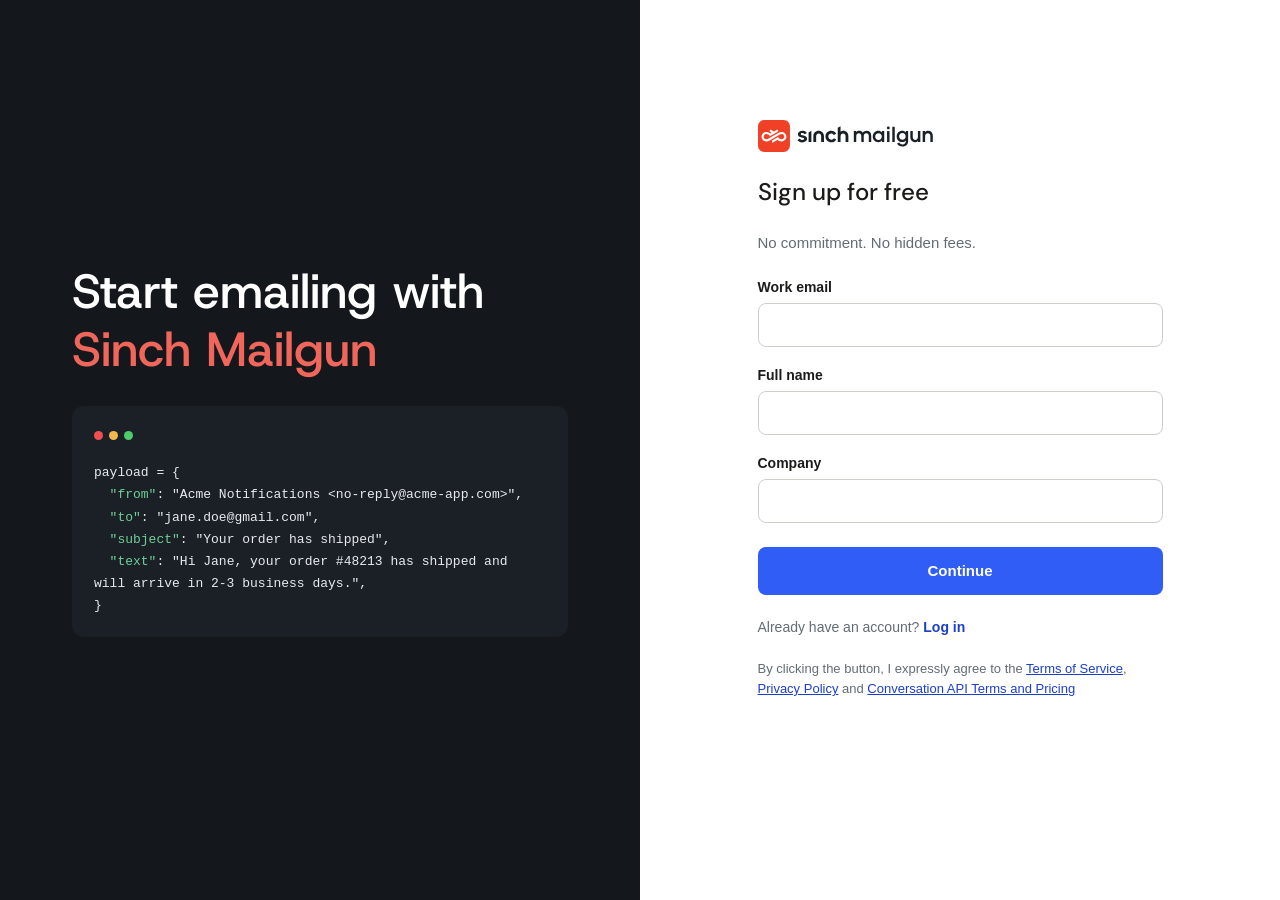
<file: signup-flow-v1.html>
<!DOCTYPE html>
<html lang="en">
<head>
<meta charset="UTF-8">
<meta name="robots" content="noindex, nofollow, noarchive">
<meta name="viewport" content="width=device-width, initial-scale=1.0">
<title>Sign up</title>
<link rel="preconnect" href="https://fonts.googleapis.com">
<link rel="preconnect" href="https://fonts.gstatic.com" crossorigin>
<link href="https://fonts.googleapis.com/css2?family=Host+Grotesk:wght@400;500;600;700&family=DM+Sans:wght@400;500;600;700&display=swap" rel="stylesheet">
<style>
  :root{
    --bg:#f6f5f2;
    --card:#ffffff;
    --border:#e4e2dc;
    --border-strong:#cfcdc5;
    --text:#1c1b19;
    --text-muted:#626C73;
    --accent:#2f5df5;
    --accent-bg:#eaf0ff;
    --accent-text:#1c3fc9;
    --radius:10px;
  }
  *{box-sizing:border-box;}
  body{
    margin:0;
    color:var(--text);
    font-family: -apple-system, BlinkMacSystemFont, "Segoe UI", Helvetica, Arial, sans-serif;
  }
  .page{display:flex;min-height:100vh;}
  .page.full-width .left-col{display:none;}
  .page-footer{
    display:none;
    position:fixed;
    bottom:32px;
    left:0;
    width:100%;
    text-align:center;
    font-size:13px;
    color:#272F36;
  }
  .page.full-width .page-footer{display:block;}
  .page-footer a{color:var(--accent-text);text-decoration:none;font-weight:600;}
  .page-footer a:hover{text-decoration:underline;}
  .left-col{
    width:50%;
    background:#14181C;
    color:#fff;
    display:flex;
    flex-direction:column;
    justify-content:center;
    padding:72px;
    font-family:"Host Grotesk", -apple-system, BlinkMacSystemFont, "Segoe UI", Helvetica, Arial, sans-serif;
  }
  .left-col h2{font-size:48px;font-weight:500;line-height:1.2;margin:0 0 28px;}
  .left-col h2 .brand{color:#F0665A;}
  .code-card{
    background:#1B2027;
    border-radius:12px;
    padding:20px 22px;
    font-family:"SFMono-Regular", Consolas, "Liberation Mono", Menlo, monospace;
    font-size:13px;
    line-height:1.7;
    color:#E8EAED;
  }
  .code-dots{margin-bottom:14px;}
  .code-dots span{display:inline-block;width:9px;height:9px;border-radius:50%;margin-right:6px;}
  .dot-red{background:#F04F4F;}
  .dot-yellow{background:#F0B84F;}
  .dot-green{background:#4FCB6B;}
  .code-key{color:#6FCF97;}

  .right-col{
    flex:1;
    background:#fff;
    display:flex;
    justify-content:center;
    padding:40px 40px;
  }
  @media (max-width:900px){
    .page{flex-direction:column;}
    .left-col{width:100%;padding:40px 24px;}
    .right-col{padding:40px 16px;}
  }
  .wrap{width:100%;max-width:485px;padding:80px 40px 40px 40px;}
  .step-panel{display:none;}
  .step-panel.active{display:block;}

  .logo{margin-bottom:24px;}
  .logo svg{display:block;width:175px;height:32px;}
  .logo-centered{display:flex;justify-content:left;}

  .narrow-panel{display:none;background:#fff;min-height:100vh;}
  .narrow-panel.active{display:block;}
  .narrow-panel-inner{
    max-width:485px;
    margin:0 auto;
    padding:80px 40px 40px;
  }

  h1{font-family:"DM Sans", -apple-system, BlinkMacSystemFont, "Segoe UI", Helvetica, Arial, sans-serif;font-size:24px;line-height:32px;font-weight:500;margin:0 0 24px;}
  .sub{font-size:15px;color:var(--text-muted);margin:0 0 24px;line-height:1.5;}

  .field{margin-bottom:20px;}
  .field label{font-size:14px;font-weight:600;color:var(--text);display:block;margin-bottom:8px;}
  .field input,.field select{
    width:100%;
    height:44px;
    border:1px solid var(--border-strong);
    border-radius:8px;
    padding:0 14px;
    font-size:15px;
    color:var(--text);
    background:#fff;
  }
  .field select{
    appearance:none;
    -webkit-appearance:none;
    background-image:url("data:image/svg+xml;utf8,<svg xmlns='http://www.w3.org/2000/svg' viewBox='0 0 20 20' fill='%236b6963'><path d='M5.5 7.5l4.5 5 4.5-5z'/></svg>");
    background-repeat:no-repeat;
    background-position:right 12px center;
    background-size:16px;
  }
  .field input:focus,.field select:focus{outline:2px solid var(--accent);outline-offset:1px;}
  .field input[readonly]{background:#F7F9FA;color:var(--text-muted);cursor:default;}
  .field input[readonly]:focus{outline:none;}
  .password-input-wrap{position:relative;}
  .password-input-wrap input{padding-right:44px;}
  .field.has-error .password-input-wrap input{border-color:#E5484D;}
  .field.has-error .password-label{color:#E5484D;}
  .password-weak-msg{
    display:none;
    align-items:center;
    gap:6px;
    font-size:13px;
    color:#E5484D;
    margin:8px 0 0;
  }
  .field.has-error .password-weak-msg{display:flex;}
  .password-rules-box{
    display:none;
    border:1px solid var(--border-strong);
    border-radius:8px;
    padding:14px 16px;
    margin-top:12px;
    font-size:13px;
    color:var(--text);
  }
  .password-rules-box.revealed{display:block;}
  .password-rules-box .rules-title{font-weight:600;margin:0 0 8px;font-size:13px;}
  .pw-rules,.pw-subrules{list-style:none;margin:0;padding:0;}
  .pw-subrules{padding-left:20px;margin-top:4px;}
  .pw-rule{display:flex;align-items:flex-start;gap:7px;margin-bottom:6px;line-height:1.4;}
  .pw-rule:last-child{margin-bottom:0;}
  .pw-mark{flex-shrink:0;width:12px;color:var(--text-muted);font-weight:700;}
  .pw-rule-content{flex:1;}
  .pw-rule.met{color:#2E8A47;}
  .pw-rule.met .pw-mark{color:#2E8A47;}
  .password-toggle{
    position:absolute;
    right:10px;
    top:50%;
    transform:translateY(-50%);
    background:none;
    border:none;
    padding:4px;
    cursor:pointer;
    display:flex;
    align-items:center;
  }
  .loading-panel{
    display:none;
    align-items:center;
    justify-content:center;
    flex-direction:column;
    min-height:60vh;
    padding-top:0 !important;
    text-align:center;
  }
  .loading-panel.active{display:flex;}
  .loading-icon{margin-bottom:20px;animation:loadingPulse 1.4s ease-in-out infinite;display:flex;justify-content:center;}
  .loading-icon svg{display:block;width:64px;height:34px;}
  @keyframes loadingPulse{
    0%,100%{transform:scale(1);opacity:1;}
    50%{transform:scale(0.88);opacity:0.55;}
  }
  .loading-text{font-size:15px;color:var(--text-muted);}
  .loading-dots span{
    display:inline-block;
    opacity:0;
    animation:loadingDot 1.4s infinite;
  }
  .loading-dots span:nth-child(1){animation-delay:0s;}
  .loading-dots span:nth-child(2){animation-delay:0.2s;}
  .loading-dots span:nth-child(3){animation-delay:0.4s;}
  @keyframes loadingDot{
    0%,80%,100%{opacity:0;}
    40%{opacity:1;}
  }
  .done-icon{margin-bottom:24px;display:flex;justify-content:center;}
  .done-icon svg{display:block;width:64px;height:34px;}
  .done-title{text-align:center;margin-bottom:10px;}
  .done-text{font-size:15px;color:var(--text-muted);text-align:center;margin:0 0 32px;}
  .done-cta{max-width:280px;margin-left:auto;margin-right:auto;}
  .go-back-link{
    display:block;
    text-align:center;
    font-size:14px;
    font-weight:600;
    color:var(--accent-text);
    text-decoration:none;
    margin-top:16px;
    cursor:pointer;
  }
  .go-back-link:hover{text-decoration:underline;}
  .field.has-error input{border-color:#E5484D;}
  .field.has-error input:focus{outline-color:#E5484D;}
  .field-error{
    display:none;
    align-items:center;
    gap:6px;
    font-size:13px;
    color:#E5484D;
    margin-top:8px;
  }
  .field.has-error .field-error{display:flex;}
  .field-error .error-icon{
    width:15px;height:15px;
    border-radius:50%;
    border:1.5px solid #E5484D;
    position:relative;
    flex-shrink:0;
  }
  .field-error .error-icon::before,
  .field-error .error-icon::after{
    content:"";
    position:absolute;
    top:50%;left:50%;
    width:7px;height:1.5px;
    background:#E5484D;
    transform-origin:center;
  }
  .field-error .error-icon::before{transform:translate(-50%,-50%) rotate(45deg);}
  .field-error .error-icon::after{transform:translate(-50%,-50%) rotate(-45deg);}

  .cta-primary{
    width:100%;
    height:48px;
    border:none;
    border-radius:8px;
    background:var(--accent);
    color:#fff;
    font-size:15px;
    font-weight:600;
    cursor:pointer;
    margin-bottom:6px;
  }
  #panel-1 form .field:last-of-type{margin-bottom:24px;}
  #panel-1 .cta-primary{margin-bottom:24px;}
  .cta-primary:hover{background:#1e4bdc;}
  .cta-primary:disabled{background:var(--border-strong);color:var(--text-muted);cursor:not-allowed;}
  .cta-primary:disabled:hover{background:var(--border-strong);}
  .cta-secondary{
    width:100%;
    height:44px;
    border:1px solid var(--border-strong);
    border-radius:8px;
    background:#fff;
    color:var(--text);
    font-size:14px;
    font-weight:500;
    cursor:pointer;
    margin-bottom:6px;
  }
  .cta-secondary:hover{background:var(--bg);}
  .cta-group{display:flex;flex-direction:column;}
  .cta-fineprint{font-size:12px;color:var(--text-muted);text-align:center;line-height:1.5;margin:0 0 18px;}

  .login-line{font-size:14px;color:var(--text-muted);margin:0 0 24px;}
  .login-line a{color:var(--accent-text);font-weight:600;text-decoration:none;}
  .login-line a:hover{text-decoration:underline;}
  .legal{font-size:13px;color:var(--text-muted);line-height:1.6;}
  .legal a{color:var(--accent-text);text-decoration:underline;}

  /* trial step */
  .slider-block{margin-bottom:24px;}
  .slider-label{font-size:17px;margin:0 0 24px;}
  .slider-label .val{color:var(--accent);font-weight:600;}
  input[type="range"]{
    -webkit-appearance:none;
    width:100%;
    height:4px;
    border-radius:2px;
    background:var(--border-strong);
    margin:0 0 10px;
  }
  input[type="range"]::-webkit-slider-thumb{
    -webkit-appearance:none;width:18px;height:18px;border-radius:50%;
    background:var(--accent);cursor:pointer;border:none;
  }
  input[type="range"]::-moz-range-thumb{
    width:18px;height:18px;border-radius:50%;
    background:var(--accent);cursor:pointer;border:none;
  }
  .slider-ticks{display:flex;justify-content:space-between;font-size:11px;color:var(--text-muted);padding:0 1px;}

  .summary{
    background:#F7F9FA;
    border:1px solid #DCE2E5;
    border-radius:var(--radius);
    padding:16px 18px;
    margin-bottom:24px;
    color:#272F36;
  }
  .summary-row{display:flex;justify-content:space-between;align-items:baseline;margin-bottom:4px;}
  .summary-divider{height:1px;background:#DCE2E5;margin:14px 0;}
  .summary-label{font-size:14px;color:var(--text-muted);}
  .summary-value{font-size:15px;font-weight:600;color:#272F36;}
  .summary-note{font-size:14px;color:var(--text-muted);margin:0;line-height:1.5;}

  .plans-link{
    display:block;text-align:center;font-size:13px;color:var(--text-muted);
    text-decoration:underline;margin:0 0 20px;
  }
  .plans-link:hover{color:var(--text);}

  /* ---- Full-width pricing page (step 3) ---- */
  .pricing-panel{display:none;}
  .pricing-panel.active{display:block;}
  .pricing-body{
    max-width:1280px;
    margin:0 auto;
    padding:40px;
  }
  .pricing-body .logo{margin-bottom:32px;}
  .pricing-intro-row{
    display:flex;
    gap:48px;
    align-items:flex-end;
    margin-bottom:32px;
  }
  .pricing-intro-text{flex:1 1 50%;}
  .pricing-intro-text h1{margin-bottom:8px;}
  .pricing-intro-text .sub{margin:0;}
  .pricing-slider-block{flex:1 1 50%;}
  .pricing-slider-label{
    color:var(--text);
    font-size:16px;
    margin:0 0 12px;
    font-family:"DM Sans", -apple-system, sans-serif;
  }
  .pricing-slider-label .val{color:var(--accent-text);font-weight:700;}
  .pricing-slider-block input[type="range"]{
    -webkit-appearance:none;
    width:100%;
    height:4px;
    border-radius:2px;
    background:var(--border-strong);
    margin:0 0 10px;
  }
  .pricing-slider-block input[type="range"]::-webkit-slider-thumb{
    -webkit-appearance:none;width:18px;height:18px;border-radius:50%;
    background:var(--accent);cursor:pointer;border:2px solid #fff;
    box-shadow:0 0 0 1px var(--accent);
  }
  .pricing-slider-block input[type="range"]::-moz-range-thumb{
    width:18px;height:18px;border-radius:50%;
    background:var(--accent);cursor:pointer;border:2px solid #fff;
    box-shadow:0 0 0 1px var(--accent);
  }
  .pricing-slider-ticks{display:flex;justify-content:space-between;font-size:11px;color:var(--text-muted);padding:0 1px;}
  .currency-badge{
    display:inline-flex;
    align-items:center;
    gap:8px;
    background:#fff;
    border:1px solid var(--border-strong);
    color:var(--text);
    font-size:14px;
    font-weight:600;
    padding:10px 14px;
    border-radius:8px;
  }
  .enterprise-banner{
    background:#F7F9FA;
    border:1px solid #DCE2E5;
    border-radius:12px;
    padding:28px 40px;
    text-align:center;
    margin-bottom:28px;
  }
  .enterprise-title{font-size:18px;font-weight:700;color:var(--text);margin:0 0 4px;}
  .enterprise-tagline{font-size:14px;color:var(--text-muted);margin:0 0 16px;}
  .enterprise-body{font-size:14px;color:var(--text);line-height:1.6;margin:0 0 20px;}
  .enterprise-cta{
    display:inline-block;
    background:#fff;
    border:1px solid var(--accent);
    color:var(--accent-text);
    font-size:14px;
    font-weight:600;
    padding:10px 24px;
    border-radius:8px;
    cursor:pointer;
  }
  .enterprise-cta:hover{background:var(--accent-bg);}
  .pricing-cards{
    display:grid;
    grid-template-columns:repeat(4, 1fr);
    gap:20px;
    margin-bottom:28px;
    align-items:start;
  }
  @media (max-width:1024px){
    .pricing-cards{grid-template-columns:1fr 1fr;}
  }
  @media (max-width:640px){
    .pricing-cards{grid-template-columns:1fr;}
    .pricing-intro-row{flex-direction:column;align-items:stretch;}
  }
  .plan-card{
    position:relative;
    border:2px solid var(--border);
    border-radius:12px;
    background:#fff;
    padding:46px 22px 24px;
    display:flex;
    flex-direction:column;
  }
  .plan-card.recommended{
    border-color:var(--accent);
  }
  .recommended-ribbon{
    position:absolute;
    top:-2px;left:-2px;right:-2px;
    background:var(--accent);
    color:#fff;
    font-size:12px;
    font-weight:700;
    text-align:center;
    padding:6px 0;
    border-radius:11px 11px 0 0;
    letter-spacing:0.02em;
  }
  .plan-badge{
    display:inline-block;
    align-self:flex-start;
    font-size:12px;
    font-weight:700;
    padding:4px 10px;
    border-radius:5px;
    background:var(--bg);
    color:var(--text-muted);
    margin-bottom:14px;
  }
  .plan-badge.badge-accent{background:var(--accent-bg);color:var(--accent-text);}
  .plan-tagline{font-size:13px;color:var(--text-muted);margin:0 0 4px;}
  .plan-price{font-size:30px;font-weight:700;color:var(--text);margin-bottom:2px;}
  .plan-price.trial-price{font-size:24px;white-space:nowrap;}
  .plan-price.trial-price span{font-size:13px;}
  .plan-price span{font-size:14px;font-weight:400;color:var(--text-muted);}
  .plan-included{font-size:14px;font-weight:500;color:var(--text);margin-bottom:18px;}
  .plan-cta{width:100%;margin-bottom:20px;}
  .plan-features-label{font-size:13px;font-weight:700;color:var(--text);margin:0 0 12px;}
  .plan-features{list-style:none;margin:0 0 20px;padding:0;flex:1;}
  .plan-features li{
    display:flex;
    align-items:flex-start;
    gap:8px;
    font-size:13px;
    color:var(--text);
    line-height:1.5;
    margin-bottom:10px;
  }
  .plan-features .feat-check{
    flex-shrink:0;
    width:15px;height:15px;
    margin-top:2px;
    color:#2E8A47;
  }
  .plan-card.free-card .feat-check{color:var(--text-muted);}
  .plan-extra{
    border-top:1px solid var(--border);
    padding-top:14px;
    margin-top:auto;
  }
  .plan-extra-label{font-size:12px;font-weight:700;color:var(--text);margin:0 0 6px;}
  .plan-extra-row{font-size:12px;color:var(--text-muted);text-decoration:underline;line-height:1.6;}

  /* payment step */
  .change-plan-row{display:flex;justify-content:flex-end;margin-top:-2px;}
  .change-plan-link{font-size:14px;color:var(--text-muted);text-decoration:underline;cursor:pointer;font-weight:400;}
  .change-plan-link:hover{color:#272F36;}

  .section-label{font-size:14px;font-weight:600;color:var(--text);margin:0 0 8px;}
  .field-row{display:flex;gap:0;}
  .field-row .field{flex:1;margin-bottom:0;}

  .card-field-group{
    margin-bottom:24px;
    border:1px solid var(--border-strong);
    border-radius:8px;
  }
  .card-field-group .field{margin-bottom:0;}
  .card-field-group .field input,.card-field-group .field select{
    border:none;
    border-radius:0;
  }
  .card-field-group .field:first-child input,.card-field-group .field:first-child select{
    border-radius:7px 7px 0 0;
  }
  .card-number-field{position:relative;}
  .card-number-field input{padding-right:130px;}
  .card-icons{
    position:absolute;
    right:12px;
    top:0;
    bottom:0;
    display:flex;
    align-items:center;
  }
  .card-icons svg{display:block;height:19px;width:auto;}

  .card-bottom-row{display:flex;border-top:1px solid var(--border-strong);}
  .card-bottom-row .field{flex:1;margin-bottom:0;}
  .card-bottom-row .field:first-child{border-right:1px solid var(--border-strong);}
  .card-bottom-row .field input{border-radius:0 0 0 7px;}
  .card-bottom-row .field:first-child input{border-radius:0 0 0 7px;}
  .cvc-field{position:relative;}
  .cvc-field input{border-radius:0 0 7px 0;padding-right:38px;}
  .cvc-icon{
    position:absolute;right:12px;top:50%;transform:translateY(-50%);
    display:flex;align-items:center;
  }
  .cvc-icon svg{display:block;height:16px;width:auto;}

  .card-field-group .zip-field input{border-top:1px solid var(--border-strong) !important;border-radius:0 0 7px 7px !important;}

  .ssl-line{
    text-align:center;
    font-size:13px;
    color:var(--text-muted);
    margin:4px 0 20px;
  }
</style>
</head>
<body>
<div class="page">
  <div class="left-col">
    <h2>Start emailing with<br><span class="brand">Sinch Mailgun</span></h2>
    <div class="code-card">
      <div class="code-dots"><span class="dot-red"></span><span class="dot-yellow"></span><span class="dot-green"></span></div>
      payload = {<br>
      &nbsp;&nbsp;<span class="code-key">"from"</span>: "Acme Notifications &lt;no-reply@acme-app.com&gt;",<br>
      &nbsp;&nbsp;<span class="code-key">"to"</span>: "jane.doe@gmail.com",<br>
      &nbsp;&nbsp;<span class="code-key">"subject"</span>: "Your order has shipped",<br>
      &nbsp;&nbsp;<span class="code-key">"text"</span>: "Hi Jane, your order #48213 has shipped and will arrive in 2-3 business days.",<br>
      }
    </div>
  </div>

  <div class="right-col">
  <div class="wrap">

    <!-- STEP 1: name / email -->
    <div class="step-panel active" id="panel-1">
      <div class="logo" data-logo></div>

      <h1>Sign up for free</h1>
      <p class="sub">No commitment. No hidden fees.</p>

      <form id="signup-form" novalidate>
        <div class="field" id="email-field">
          <label for="work-email">Work email</label>
          <input id="work-email" type="email">
          <p class="field-error" id="email-error"><span class="error-icon"></span>Invalid email</p>
        </div>
        <div class="field" id="full-name-field">
          <label for="full-name">Full name</label>
          <input id="full-name" type="text">
          <p class="field-error"><span class="error-icon"></span>This field is required</p>
        </div>
        <div class="field" id="company-field">
          <label for="company">Company</label>
          <input id="company" type="text">
          <p class="field-error"><span class="error-icon"></span>This field is required</p>
        </div>
        <button type="submit" class="cta-primary">Continue</button>
      </form>

      <p class="login-line">Already have an account? <a href="#">Log in</a></p>
      <p class="legal">By clicking the button, I expressly agree to the <a href="#">Terms of Service</a>, <a href="#">Privacy Policy</a> and <a href="#">Conversation API Terms and Pricing</a></p>
    </div>


    <!-- STEP 5: validating payment (transition) -->
    <div class="step-panel loading-panel" id="panel-5">
      <div id="loading-state">
        <div class="loading-icon">
          <svg width="64" height="34" viewBox="0 0 64 34" fill="none" xmlns="http://www.w3.org/2000/svg">
            <path d="M55.583 6.38481C57.8768 7.21761 59.8354 8.71559 61.2423 10.7151C62.6492 12.7146 63.3962 15.0639 63.4107 17.5121H63.4068C63.4292 19.9551 62.7099 22.3136 61.3281 24.329C59.9449 26.3456 58.0048 27.8661 55.7163 28.7266C51.7807 30.2628 47.1509 29.7204 42.6873 27.1982L39.9276 25.6079C39.2664 26.3113 38.5194 26.9303 37.7051 27.449L37.6866 27.4596L26.8458 33.7894V27.4939L43.1123 17.9701L42.9843 19.0405C42.9104 19.6634 42.785 20.2837 42.6094 20.8882L45.3665 22.4654C49.2018 24.6457 52.0314 24.3144 53.73 23.6519C54.6367 23.3061 55.4682 22.7557 56.1373 22.0602C56.8078 21.3647 57.3251 20.5134 57.634 19.5974C57.8451 18.9362 57.9521 18.2394 57.9494 17.5359C57.9468 16.2002 57.539 14.92 56.7682 13.8299C55.9961 12.741 54.9244 11.9307 53.6667 11.4846C51.9496 10.8378 49.1147 10.5383 45.3071 12.7661L20.8817 27.0676L20.8394 27.094C18.0824 28.7081 15.1749 29.5699 12.4337 29.5871C10.8605 29.6029 9.30972 29.331 7.83287 28.7794C4.92536 27.7103 2.57349 25.5867 1.2141 22.8006C-0.145288 20.0145 -0.370975 16.8549 0.576637 13.9025C1.13623 12.2184 2.07856 10.6544 3.29937 9.37418C4.52018 8.09396 6.03795 7.08035 7.68901 6.44288C11.6484 4.89606 16.2782 5.4385 20.7233 7.9699L23.4803 9.55895C24.1429 8.85549 24.8912 8.2365 25.7082 7.71781L25.72 7.70989L26.2968 7.36939L22.0959 4.98977C21.5244 4.6057 21.1219 4.02366 20.9635 3.35452C20.8038 2.68405 20.9041 1.98456 21.2433 1.38536C21.5825 0.786168 22.1302 0.340071 22.7861 0.13022C23.4421 -0.0796294 24.1468 -0.0347571 24.7711 0.256921L24.8107 0.276721L31.6961 4.21504L38.4561 0.289916L38.4758 0.280681C39.0935 -0.014957 39.7943 -0.0664315 40.4489 0.13418C41.1049 0.336111 41.6566 0.771651 42.0023 1.36161C42.3494 1.95156 42.4603 2.64578 42.3164 3.31493C42.1713 3.98407 41.7846 4.57007 41.2263 4.96601L41.1841 4.9924L20.301 17.0489L20.4435 15.9706C20.5187 15.4004 20.6375 14.8316 20.7985 14.2773L18.0402 12.7001C14.2062 10.5185 11.3792 10.8524 9.68058 11.5162C8.42018 11.9834 7.35774 12.8083 6.59886 13.9064C5.83866 15.0045 5.44272 16.29 5.45064 17.6243C5.45724 18.9586 5.87033 20.2389 6.64241 21.3277C7.41317 22.4166 8.48485 23.2296 9.74261 23.6783C11.457 24.3263 14.2906 24.6259 18.0995 22.3968L42.5791 8.06625C45.3335 6.45476 48.241 5.59424 50.9849 5.57708C52.5594 5.56124 54.1075 5.83313 55.583 6.38481Z" fill="#F0A83C"/>
          </svg>
        </div>
        <p class="loading-text"><span id="transition-loading-msg">Validating your payment information</span><span class="loading-dots"><span>.</span><span>.</span><span>.</span></span></p>
      </div>
      <div id="success-state" style="display:none;">
        <div class="loading-icon">
          <svg width="64" height="34" viewBox="0 0 64 34" fill="none" xmlns="http://www.w3.org/2000/svg">
            <path d="M55.583 6.38481C57.8768 7.21761 59.8354 8.71559 61.2423 10.7151C62.6492 12.7146 63.3962 15.0639 63.4107 17.5121H63.4068C63.4292 19.9551 62.7099 22.3136 61.3281 24.329C59.9449 26.3456 58.0048 27.8661 55.7163 28.7266C51.7807 30.2628 47.1509 29.7204 42.6873 27.1982L39.9276 25.6079C39.2664 26.3113 38.5194 26.9303 37.7051 27.449L37.6866 27.4596L26.8458 33.7894V27.4939L43.1123 17.9701L42.9843 19.0405C42.9104 19.6634 42.785 20.2837 42.6094 20.8882L45.3665 22.4654C49.2018 24.6457 52.0314 24.3144 53.73 23.6519C54.6367 23.3061 55.4682 22.7557 56.1373 22.0602C56.8078 21.3647 57.3251 20.5134 57.634 19.5974C57.8451 18.9362 57.9521 18.2394 57.9494 17.5359C57.9468 16.2002 57.539 14.92 56.7682 13.8299C55.9961 12.741 54.9244 11.9307 53.6667 11.4846C51.9496 10.8378 49.1147 10.5383 45.3071 12.7661L20.8817 27.0676L20.8394 27.094C18.0824 28.7081 15.1749 29.5699 12.4337 29.5871C10.8605 29.6029 9.30972 29.331 7.83287 28.7794C4.92536 27.7103 2.57349 25.5867 1.2141 22.8006C-0.145288 20.0145 -0.370975 16.8549 0.576637 13.9025C1.13623 12.2184 2.07856 10.6544 3.29937 9.37418C4.52018 8.09396 6.03795 7.08035 7.68901 6.44288C11.6484 4.89606 16.2782 5.4385 20.7233 7.9699L23.4803 9.55895C24.1429 8.85549 24.8912 8.2365 25.7082 7.71781L25.72 7.70989L26.2968 7.36939L22.0959 4.98977C21.5244 4.6057 21.1219 4.02366 20.9635 3.35452C20.8038 2.68405 20.9041 1.98456 21.2433 1.38536C21.5825 0.786168 22.1302 0.340071 22.7861 0.13022C23.4421 -0.0796294 24.1468 -0.0347571 24.7711 0.256921L24.8107 0.276721L31.6961 4.21504L38.4561 0.289916L38.4758 0.280681C39.0935 -0.014957 39.7943 -0.0664315 40.4489 0.13418C41.1049 0.336111 41.6566 0.771651 42.0023 1.36161C42.3494 1.95156 42.4603 2.64578 42.3164 3.31493C42.1713 3.98407 41.7846 4.57007 41.2263 4.96601L41.1841 4.9924L20.301 17.0489L20.4435 15.9706C20.5187 15.4004 20.6375 14.8316 20.7985 14.2773L18.0402 12.7001C14.2062 10.5185 11.3792 10.8524 9.68058 11.5162C8.42018 11.9834 7.35774 12.8083 6.59886 13.9064C5.83866 15.0045 5.44272 16.29 5.45064 17.6243C5.45724 18.9586 5.87033 20.2389 6.64241 21.3277C7.41317 22.4166 8.48485 23.2296 9.74261 23.6783C11.457 24.3263 14.2906 24.6259 18.0995 22.3968L42.5791 8.06625C45.3335 6.45476 48.241 5.59424 50.9849 5.57708C52.5594 5.56124 54.1075 5.83313 55.583 6.38481Z" fill="#F0A83C"/>
          </svg>
        </div>
        <p class="loading-text" id="transition-success-msg">Validation successful</p>
      </div>
    </div>

    <!-- STEP 6: done -->
    <div class="step-panel loading-panel" id="panel-6">
      <div class="done-icon">
        <svg width="64" height="34" viewBox="0 0 64 34" fill="none" xmlns="http://www.w3.org/2000/svg">
          <path d="M55.583 6.38481C57.8768 7.21761 59.8354 8.71559 61.2423 10.7151C62.6492 12.7146 63.3962 15.0639 63.4107 17.5121H63.4068C63.4292 19.9551 62.7099 22.3136 61.3281 24.329C59.9449 26.3456 58.0048 27.8661 55.7163 28.7266C51.7807 30.2628 47.1509 29.7204 42.6873 27.1982L39.9276 25.6079C39.2664 26.3113 38.5194 26.9303 37.7051 27.449L37.6866 27.4596L26.8458 33.7894V27.4939L43.1123 17.9701L42.9843 19.0405C42.9104 19.6634 42.785 20.2837 42.6094 20.8882L45.3665 22.4654C49.2018 24.6457 52.0314 24.3144 53.73 23.6519C54.6367 23.3061 55.4682 22.7557 56.1373 22.0602C56.8078 21.3647 57.3251 20.5134 57.634 19.5974C57.8451 18.9362 57.9521 18.2394 57.9494 17.5359C57.9468 16.2002 57.539 14.92 56.7682 13.8299C55.9961 12.741 54.9244 11.9307 53.6667 11.4846C51.9496 10.8378 49.1147 10.5383 45.3071 12.7661L20.8817 27.0676L20.8394 27.094C18.0824 28.7081 15.1749 29.5699 12.4337 29.5871C10.8605 29.6029 9.30972 29.331 7.83287 28.7794C4.92536 27.7103 2.57349 25.5867 1.2141 22.8006C-0.145288 20.0145 -0.370975 16.8549 0.576637 13.9025C1.13623 12.2184 2.07856 10.6544 3.29937 9.37418C4.52018 8.09396 6.03795 7.08035 7.68901 6.44288C11.6484 4.89606 16.2782 5.4385 20.7233 7.9699L23.4803 9.55895C24.1429 8.85549 24.8912 8.2365 25.7082 7.71781L25.72 7.70989L26.2968 7.36939L22.0959 4.98977C21.5244 4.6057 21.1219 4.02366 20.9635 3.35452C20.8038 2.68405 20.9041 1.98456 21.2433 1.38536C21.5825 0.786168 22.1302 0.340071 22.7861 0.13022C23.4421 -0.0796294 24.1468 -0.0347571 24.7711 0.256921L24.8107 0.276721L31.6961 4.21504L38.4561 0.289916L38.4758 0.280681C39.0935 -0.014957 39.7943 -0.0664315 40.4489 0.13418C41.1049 0.336111 41.6566 0.771651 42.0023 1.36161C42.3494 1.95156 42.4603 2.64578 42.3164 3.31493C42.1713 3.98407 41.7846 4.57007 41.2263 4.96601L41.1841 4.9924L20.301 17.0489L20.4435 15.9706C20.5187 15.4004 20.6375 14.8316 20.7985 14.2773L18.0402 12.7001C14.2062 10.5185 11.3792 10.8524 9.68058 11.5162C8.42018 11.9834 7.35774 12.8083 6.59886 13.9064C5.83866 15.0045 5.44272 16.29 5.45064 17.6243C5.45724 18.9586 5.87033 20.2389 6.64241 21.3277C7.41317 22.4166 8.48485 23.2296 9.74261 23.6783C11.457 24.3263 14.2906 24.6259 18.0995 22.3968L42.5791 8.06625C45.3335 6.45476 48.241 5.59424 50.9849 5.57708C52.5594 5.56124 54.1075 5.83313 55.583 6.38481Z" fill="#F0A83C"/>
        </svg>
      </div>
      <h1 class="done-title" id="done-title">You're all set!</h1>
      <p class="done-text" id="done-text">Your account is ready to go.</p>
      <button class="cta-primary done-cta" id="cta-go-to-dashboard">Go to dashboard</button>
    </div>

  </div>
  </div>
  <div class="page-footer">&copy; <a href="#">Sinch</a></div>
</div>

    <!-- STEP 2: create password -->
    <div class="step-panel narrow-panel" id="panel-2">
     <div class="narrow-panel-inner">
      <div class="logo logo-centered" data-logo></div>

      <h1>Create your password</h1>

      <div class="field">
        <input id="confirmed-email" type="text" readonly>
      </div>
      <div class="field" id="password-field">
        <label for="new-password" class="password-label" id="password-label">Password*</label>
        <div class="password-input-wrap">
          <input id="new-password" type="password">
          <button type="button" class="password-toggle" id="password-toggle" aria-label="Show password">
            <svg width="20" height="20" viewBox="0 0 20 20" fill="none" xmlns="http://www.w3.org/2000/svg">
              <path d="M1.5 10S4.5 4 10 4s8.5 6 8.5 6-3 6-8.5 6-8.5-6-8.5-6Z" stroke="#626C73" stroke-width="1.4" stroke-linecap="round" stroke-linejoin="round"/>
              <circle cx="10" cy="10" r="2.5" stroke="#626C73" stroke-width="1.4"/>
            </svg>
          </button>
        </div>
        <p class="password-weak-msg" id="password-weak-msg"><span class="error-icon"></span>The password is too weak</p>
        <div class="password-rules-box" id="password-rules-box">
          <p class="rules-title">Your password must contain:</p>
          <ul class="pw-rules">
            <li class="pw-rule" id="rule-length"><span class="pw-mark">•</span>At least 12 characters</li>
            <li class="pw-rule" id="rule-threeof"><span class="pw-mark">•</span><div class="pw-rule-content">At least 3 of the following:
              <ul class="pw-subrules">
                <li class="pw-rule" id="rule-lower"><span class="pw-mark">•</span>Lower case letters (a-z)</li>
                <li class="pw-rule" id="rule-upper"><span class="pw-mark">•</span>Upper case letters (A-Z)</li>
                <li class="pw-rule" id="rule-number"><span class="pw-mark">•</span>Numbers (0-9)</li>
                <li class="pw-rule" id="rule-special"><span class="pw-mark">•</span>Special characters (e.g. !@#$%^&*)</li>
              </ul>
            </div></li>
            <li class="pw-rule" id="rule-norepeat"><span class="pw-mark">•</span>No more than 2 identical characters in a row</li>
          </ul>
        </div>
      </div>

      <button class="cta-primary" id="cta-create-account">
        <span id="create-account-label">Continue</span>
      </button>
      <a class="go-back-link" id="go-back-link">Go back</a>
     </div>
    </div>
<!-- STEP 3: pricing (full-width, no left column) -->
<div class="step-panel pricing-panel" id="panel-3">
  <div class="pricing-body">
    <div class="logo logo-centered" data-logo></div>

    <div class="pricing-intro-row">
      <div class="pricing-intro-text">
        <h1>How many emails do you want to send per month?</h1>
        <p class="sub">Your Free plan is limited to 100 emails/day. Start a 30-day free trial to remove the limit.</p>
      </div>
      <div class="pricing-slider-block">
        <p class="pricing-slider-label"><span class="val" id="slider-val">100</span> <span id="slider-unit">emails/day</span></p>
        <input type="range" id="vol-slider" min="0" max="8" step="1" value="0">
        <div class="pricing-slider-ticks" id="slider-ticks"></div>
      </div>
    </div>

    <div class="pricing-cards" id="plan-cards"></div>

    <div class="enterprise-banner">
      <h3 class="enterprise-title">Custom / Enterprise</h3>
      <p class="enterprise-tagline">Need a bespoke solution?</p>
      <p class="enterprise-body">Custom contracts are available for businesses looking for any combination of features to best suit their needs.<br>Our team of email strategists can help you determine the best solution for your business needs.</p>
      <button class="enterprise-cta" id="cta-enterprise">Request a quote</button>
    </div>

    <div class="currency-badge">$ USD <svg width="12" height="8" viewBox="0 0 12 8" fill="none" xmlns="http://www.w3.org/2000/svg"><path d="M1 1.5L6 6.5L11 1.5" stroke="#626C73" stroke-width="1.4" stroke-linecap="round" stroke-linejoin="round"/></svg></div>
  </div>
</div>

    <div class="step-panel narrow-panel" id="panel-4">
     <div class="narrow-panel-inner">
      <div class="logo logo-centered" data-logo></div>
      <h1 id="cc-heading">Add a card to start your trial</h1>

      <div class="summary">
        <div class="summary-row">
          <span class="summary-label">Plan:</span>
          <span class="summary-value" id="ord-vol">Foundation 50K Trial</span>
        </div>
        <div class="change-plan-row">
          <a class="change-plan-link" id="change-plan-link">Change</a>
        </div>
        <div class="summary-divider"></div>
        <div class="summary-row">
          <span class="summary-label" id="ord-price-label">Monthly Recurring Cost:</span>
          <span class="summary-value" id="ord-price">$49.00</span>
        </div>
        <div class="summary-row">
          <span class="summary-label" id="ord-today-label">Today's total</span>
          <span class="summary-value" id="ord-today">$0.00</span>
        </div>
        <div class="summary-divider"></div>
        <p class="summary-note" id="ord-note">We'll email you a reminder before your trial ends. Cancel anytime.</p>
      </div>

      <p class="section-label">Card information</p>
      <div class="card-field-group">
        <div class="field card-number-field">
          <input id="cc-num" type="text" inputmode="numeric" placeholder="1234 1234 1234 1234">
          <div class="card-icons">
            <svg width="112" height="19" viewBox="0 0 112 19" fill="none" xmlns="http://www.w3.org/2000/svg">
              <rect x="0.249695" y="0.25" width="26.1359" height="18.0789" rx="1.71491" fill="white" stroke="#E5E5E5" stroke-width="0.5"/>
              <path d="M11.4675 12.2797H10.018L10.9247 6.67383H12.3741L11.4675 12.2797Z" fill="#142EBD"/>
              <path d="M16.7216 6.81093C16.4357 6.6975 15.9822 6.57227 15.4215 6.57227C13.9901 6.57227 12.9821 7.33559 12.9759 8.4269C12.964 9.23207 13.6976 9.67928 14.2463 9.94775C14.8071 10.2221 14.9977 10.4011 14.9977 10.6457C14.992 11.0212 14.5445 11.1944 14.1272 11.1944C13.5485 11.1944 13.2384 11.1051 12.7672 10.8962L12.5763 10.8066L12.3735 12.065C12.7134 12.2199 13.3398 12.3573 13.9901 12.3633C15.511 12.3633 16.5012 11.6118 16.5129 10.4489C16.5187 9.81071 16.1313 9.32172 15.2962 8.92215C14.7892 8.66565 14.4787 8.49269 14.4787 8.23025C14.4847 7.99166 14.7413 7.74729 15.3136 7.74729C15.7849 7.73532 16.1311 7.84859 16.3934 7.96193L16.5245 8.02146L16.7216 6.81093Z" fill="#142EBD"/>
              <path d="M18.6489 10.2938C18.7683 9.97172 19.2276 8.72528 19.2276 8.72528C19.2216 8.73725 19.3468 8.39728 19.4183 8.18858L19.5196 8.67162C19.5196 8.67162 19.7941 10.0135 19.8537 10.2938C19.6272 10.2938 18.9352 10.2938 18.6489 10.2938ZM20.4382 6.67383H19.317C18.9712 6.67383 18.7085 6.77513 18.5593 7.13895L16.4063 12.2797H17.9272C17.9272 12.2797 18.1776 11.5878 18.2314 11.4387C18.3983 11.4387 19.8778 11.4387 20.0925 11.4387C20.1341 11.6356 20.2654 12.2797 20.2654 12.2797H21.6076L20.4382 6.67383V6.67383Z" fill="#142EBD"/>
              <path d="M8.80718 6.67383L7.38763 10.4965L7.2325 9.72124C6.97006 8.82666 6.14697 7.85471 5.22845 7.37144L6.52871 12.2738H8.06153L10.3399 6.67383H8.80718V6.67383Z" fill="#142EBD"/>
              <path d="M6.06946 6.67383H3.73733L3.71347 6.7871C5.53268 7.2523 6.7375 8.37366 7.23251 9.72148L6.72553 7.14506C6.64206 6.78702 6.38556 6.68564 6.06946 6.67383Z" fill="#142EBD"/>
              <rect x="29.0654" y="0.5" width="25.6359" height="17.5789" rx="1.46491" fill="black"/>
              <path d="M45.3088 4.16211C48.0689 4.16227 50.3066 6.42566 50.3069 9.21777C50.3069 12.0101 48.0691 14.2743 45.3088 14.2744C44.071 14.2744 42.9386 13.8184 42.0656 13.0645C41.1928 13.8179 40.0618 14.2744 38.8244 14.2744C36.0641 14.2744 33.8264 12.0102 33.8264 9.21777C33.8266 6.42558 36.0642 4.16214 38.8244 4.16211C40.0616 4.16211 41.1929 4.61789 42.0656 5.37109C42.9386 4.61738 44.0712 4.16211 45.3088 4.16211Z" fill="#ED0006"/>
              <path d="M45.3087 4.16211C48.0688 4.16221 50.3065 6.42562 50.3067 9.21777C50.3067 12.0101 48.069 14.2743 45.3087 14.2744C44.0711 14.2744 42.9394 13.8181 42.0665 13.0645C43.1406 12.1371 43.8224 10.7582 43.8224 9.21777C43.8222 7.67728 43.1407 6.29838 42.0665 5.37109C42.9393 4.61763 44.0713 4.16211 45.3087 4.16211Z" fill="#F9A000"/>
              <path d="M42.0663 5.37109C43.1408 6.29848 43.8222 7.67798 43.8222 9.21875C43.8221 10.7591 43.1403 12.1371 42.0663 13.0645C40.9925 12.1371 40.3106 10.759 40.3105 9.21875C40.3105 7.6781 40.992 6.29848 42.0663 5.37109Z" fill="#FF5E00"/>
              <mask id="mask0_2662_1295" style="mask-type:alpha" maskUnits="userSpaceOnUse" x="57" y="0" width="27" height="19">
              <rect x="57.6312" y="0.5" width="25.6359" height="17.5789" fill="#016FD0"/>
              </mask>
              <g mask="url(#mask0_2662_1295)">
              <rect x="57.6312" y="0.5" width="25.6359" height="17.5789" rx="1.46491" fill="#016FD0"/>
              <path d="M62.6177 13.9491V9.91602H66.888L67.3462 10.5133L67.8195 9.91602H83.3196V13.671C83.3196 13.671 82.9142 13.9451 82.4454 13.9491H73.8627L73.3461 13.3134V13.9491H71.6534V12.8638C71.6534 12.8638 71.4222 13.0153 70.9223 13.0153H70.3461V13.9491H67.7832L67.3257 13.339L66.8612 13.9491H62.6177Z" fill="white"/>
              <path d="M57.6312 6.87588L58.5942 4.63086H60.2595L60.806 5.88843V4.63086H62.8762L63.2015 5.53979L63.5169 4.63086H72.8099V5.08781C72.8099 5.08781 73.2984 4.63086 74.1013 4.63086L77.1165 4.6414L77.6536 5.88251V4.63086H79.386L79.8629 5.34378V4.63086H81.6112V8.66395H79.8629L79.4059 7.94872V8.66395H76.8606L76.6046 8.02819H75.9203L75.6685 8.66395H73.9424C73.2515 8.66395 72.8099 8.21633 72.8099 8.21633V8.66395H70.2073L69.6907 8.02819V8.66395H60.0128L59.757 8.02819H59.0749L58.8209 8.66395H57.6312V6.87588Z" fill="white"/>
              <path d="M58.9343 5.12793L57.6355 8.14778H58.4811L58.7208 7.54307H60.114L60.3524 8.14778H61.2166L59.919 5.12793H58.9343ZM59.4149 5.83074L59.8395 6.88744H58.989L59.4149 5.83074V5.83074Z" fill="#016FD0"/>
              <path d="M61.306 8.1468V5.12695L62.5077 5.13142L63.2066 7.07843L63.8888 5.12695H65.0808V8.1468H64.3259V5.92165L63.5256 8.1468H62.8635L62.061 5.92165V8.1468H61.306Z" fill="#016FD0"/>
              <path d="M65.598 8.14683V5.12695H68.0616V5.80245H66.3609V6.31901H68.0218V6.95478H66.3609V7.4912H68.0616V8.14683H65.598Z" fill="#016FD0"/>
              <path d="M68.498 5.12793V8.14781H69.253V7.07496H69.5709L70.4761 8.14781H71.3987L70.4053 7.03522C70.813 7.00082 71.2335 6.65091 71.2335 6.10765C71.2335 5.47217 70.7348 5.12793 70.1781 5.12793H68.498V5.12793ZM69.253 5.80343H70.116C70.323 5.80343 70.4736 5.96537 70.4736 6.12131C70.4736 6.32194 70.2785 6.43919 70.1272 6.43919H69.253V5.80343V5.80343Z" fill="#016FD0"/>
              <path d="M72.3137 8.14683H71.5428V5.12695H72.3137V8.14683Z" fill="#016FD0"/>
              <path d="M74.1413 8.14683H73.9749C73.1699 8.14683 72.6811 7.51256 72.6811 6.64931C72.6811 5.76473 73.1644 5.12695 74.1811 5.12695H75.0155V5.84219H74.1506C73.7378 5.84219 73.446 6.16427 73.446 6.65676C73.446 7.2416 73.7797 7.48723 74.2605 7.48723H74.4592L74.1413 8.14683Z" fill="#016FD0"/>
              <path d="M75.7847 5.12793L74.4859 8.14778H75.3315L75.5711 7.54307H76.9643L77.2027 8.14778H78.067L76.7694 5.12793H75.7847ZM76.2652 5.83074L76.6899 6.88744H75.8393L76.2652 5.83074Z" fill="#016FD0"/>
              <path d="M78.1542 8.14683V5.12695H79.1141L80.3397 7.02431V5.12695H81.0946V8.14683H80.1658L78.9092 6.19981V8.14683H78.1542Z" fill="#016FD0"/>
              <path d="M63.1345 13.432V10.4121H65.5981V11.0876H63.8974V11.6042H65.5583V12.2399H63.8974V12.7764H65.5981V13.432H63.1345Z" fill="#016FD0"/>
              <path d="M75.2055 13.432V10.4121H77.6691V11.0876H75.9684V11.6042H77.6214V12.2399H75.9684V12.7764H77.6691V13.432H75.2055Z" fill="#016FD0"/>
              <path d="M65.6939 13.432L66.8934 11.9407L65.6654 10.4121H66.6165L67.3479 11.3571L68.0818 10.4121H68.9957L67.7837 11.922L68.9854 13.432H68.0344L67.3243 12.5019L66.6314 13.432H65.6939Z" fill="#016FD0"/>
              <path d="M69.0743 10.4131V13.433H69.8491V12.4793H70.6439C71.3163 12.4793 71.826 12.1226 71.826 11.4288C71.826 10.8541 71.4262 10.4131 70.7419 10.4131H69.0743V10.4131ZM69.8491 11.096H70.6861C70.9033 11.096 71.0586 11.2292 71.0586 11.4437C71.0586 11.6453 70.9041 11.7914 70.6836 11.7914H69.8491V11.096Z" fill="#016FD0"/>
              <path d="M72.1542 10.4121V13.432H72.9092V12.3591H73.2271L74.1323 13.432H75.0549L74.0615 12.3194C74.4692 12.285 74.8898 11.9351 74.8898 11.3918C74.8898 10.7563 74.391 10.4121 73.8343 10.4121H72.1542V10.4121ZM72.9092 11.0876H73.7722C73.9792 11.0876 74.1298 11.2495 74.1298 11.4055C74.1298 11.6061 73.9347 11.7234 73.7834 11.7234H72.9092V11.0876V11.0876Z" fill="#016FD0"/>
              <path d="M78.0193 13.432V12.7764H79.5303C79.7538 12.7764 79.8506 12.6555 79.8506 12.523C79.8506 12.3961 79.7541 12.2677 79.5303 12.2677H78.8475C78.254 12.2677 77.9235 11.9062 77.9235 11.3633C77.9235 10.8791 78.2261 10.4121 79.1081 10.4121H80.5783L80.2604 11.0916H78.9889C78.7458 11.0916 78.671 11.2191 78.671 11.3409C78.671 11.4661 78.7634 11.6042 78.9491 11.6042H79.6644C80.326 11.6042 80.613 11.9794 80.613 12.4709C80.613 12.9992 80.2931 13.432 79.6283 13.432H78.0193Z" fill="#016FD0"/>
              <path d="M80.7896 13.432V12.7764H82.3005C82.5241 12.7764 82.6209 12.6555 82.6209 12.523C82.6209 12.3961 82.5244 12.2677 82.3005 12.2677H81.6177C81.0243 12.2677 80.6937 11.9062 80.6937 11.3633C80.6937 10.8791 80.9964 10.4121 81.8783 10.4121H83.3185L83.0307 11.0916H81.7591C81.5161 11.0916 81.4412 11.2191 81.4412 11.3409C81.4412 11.4661 81.5337 11.6042 81.7194 11.6042H82.4346C83.0962 11.6042 83.3833 11.9794 83.3833 12.4709C83.3833 12.9992 83.0634 13.432 82.3986 13.432H80.7896Z" fill="#016FD0"/>
              </g>
              <rect x="86.197" y="0.5" width="25.6359" height="17.5789" rx="1.46491" fill="#232342"/>
              <path d="M97.367 18.0788L111.833 13.8672V16.6139C111.833 17.4229 111.177 18.0788 110.368 18.0788H97.367Z" fill="#FD6020"/>
              <path d="M96.727 7.53861C97.0055 7.53861 97.3241 7.57846 97.5629 7.73587V8.52298C97.3639 8.28687 97.0453 8.12943 96.727 8.12943C96.0903 8.1688 95.5729 8.71952 95.6127 9.34916V9.42728C95.6127 10.0569 96.1303 10.5298 96.767 10.5298C97.0852 10.5297 97.364 10.3723 97.5629 10.1363V10.9234C97.2843 11.0414 97.0053 11.1197 96.6869 11.1197C95.6924 11.1195 94.8971 10.2936 94.8969 9.31009C94.8969 8.28693 95.6924 7.45991 96.727 7.53861ZM102.974 9.89994L103.929 7.53861H104.646L103.173 11.1197H102.815L101.343 7.53861H102.059L102.974 9.89994ZM93.5434 7.46048C93.9015 7.46048 94.2599 7.61792 94.5385 7.85404L94.1801 8.32572C94.021 8.16845 93.8223 8.05045 93.6234 8.05033C93.3847 8.01098 93.1857 8.20777 93.1459 8.44388C93.1459 8.64055 93.265 8.71921 93.6625 8.8765C94.4584 9.19132 94.6579 9.42771 94.6977 9.89994V10.0181C94.6578 10.6477 94.14 11.12 93.5033 11.0806C93.026 11.0805 92.5487 10.8443 92.31 10.4117L92.7475 9.97904C92.8669 10.2544 93.146 10.4507 93.4643 10.4507H93.5033C93.7421 10.4507 93.9809 10.2145 93.9809 9.939C93.9808 9.78189 93.9017 9.66415 93.7826 9.58548C93.6235 9.50682 93.4642 9.42759 93.3051 9.38822C92.6684 9.19146 92.4692 8.9161 92.4691 8.44388V8.40482C92.5089 7.85393 92.9863 7.42122 93.5434 7.46048ZM89.4047 7.53861C90.3595 7.57795 91.1161 8.36488 91.0766 9.30912C91.0766 9.82054 90.8376 10.2929 90.4398 10.647C90.0818 10.9224 89.6441 11.0798 89.2065 11.0406H88.2113V7.53861H89.4047ZM92.0316 11.0415H91.3549V7.53861H92.0316V11.0415ZM106.874 8.12943H105.64V8.91654H106.834V9.50638H105.64V10.4507H106.874V11.0415H104.964V7.53861H106.874V8.12943ZM108.307 7.53861C109.103 7.53873 109.54 7.89326 109.54 8.56205C109.58 9.07341 109.222 9.5057 108.745 9.58451L109.819 11.0406H108.983L108.068 9.62455H107.989V11.0406H107.312V7.53861H108.307ZM89.0863 8.12845H88.8881V10.4507H89.0863C89.4047 10.4901 89.7636 10.3721 90.0023 10.1753C90.241 9.93923 90.3598 9.62413 90.3598 9.27005C90.3597 8.95548 90.2408 8.64084 90.0023 8.40482C89.7636 8.20809 89.4046 8.08911 89.0863 8.12845ZM107.989 9.15189H108.187C108.625 9.15186 108.824 8.95525 108.824 8.60111C108.824 8.2864 108.624 8.08942 108.187 8.08939H107.989V9.15189Z" fill="white"/>
              <path fill-rule="evenodd" clip-rule="evenodd" d="M99.5923 7.45801C98.5975 7.45801 97.7619 8.24506 97.7619 9.26823C97.7619 10.252 98.5577 11.0784 99.5923 11.1178C100.627 11.1572 101.423 10.3307 101.463 9.30758C101.423 8.28441 100.627 7.45801 99.5923 7.45801V7.45801Z" fill="#FD6020"/>
            </svg>
          </div>
        </div>
        <div class="field-row card-bottom-row">
          <div class="field">
            <input id="cc-exp" type="text" placeholder="MM / YY">
          </div>
          <div class="field cvc-field">
            <input id="cc-cvc" type="text" inputmode="numeric" placeholder="CVC">
            <span class="cvc-icon">
              <svg width="27" height="16" viewBox="0 0 27 16" fill="none" xmlns="http://www.w3.org/2000/svg">
                <rect x="9.15527e-05" y="1.06641" width="23.4667" height="14.9333" rx="1.06667" fill="#DBDBDB"/>
                <rect x="9.15527e-05" y="3.2002" width="23.4667" height="3.2" fill="#B0B0B0"/>
                <rect x="2.13348" y="8.5332" width="19.2" height="2.13333" rx="1.06667" fill="white"/>
                <circle cx="21.3334" cy="5.33333" r="5.33333" fill="#4C4C4C"/>
                <path d="M18.9341 3.33333V7.13281H18.2024V4.22917L17.4784 4.50781V3.89844L18.8534 3.33333H18.9341ZM20.6685 4.90104H21.0253C21.1156 4.90104 21.1902 4.88021 21.2492 4.83854C21.3083 4.79514 21.3517 4.73437 21.3795 4.65625C21.4072 4.57639 21.4211 4.48351 21.4211 4.3776C21.4211 4.28385 21.4081 4.20139 21.3821 4.13021C21.356 4.05729 21.3161 4 21.2623 3.95833C21.2084 3.91493 21.1407 3.89323 21.0591 3.89323C20.9966 3.89323 20.9376 3.91059 20.8821 3.94531C20.8282 3.9783 20.7857 4.02691 20.7545 4.09115C20.7232 4.15538 20.7076 4.23177 20.7076 4.32031H19.9758C19.9758 4.11198 20.0227 3.93056 20.1164 3.77604C20.2119 3.62153 20.3404 3.50174 20.5019 3.41667C20.6633 3.32986 20.8421 3.28646 21.0383 3.28646C21.2588 3.28646 21.4524 3.32726 21.619 3.40885C21.7857 3.49045 21.9159 3.61198 22.0097 3.77344C22.1034 3.93316 22.1503 4.13108 22.1503 4.36719C22.1503 4.48872 22.1277 4.6059 22.0826 4.71875C22.0374 4.82986 21.9715 4.93056 21.8847 5.02083C21.7979 5.11111 21.692 5.18229 21.567 5.23437C21.442 5.28646 21.3005 5.3125 21.1425 5.3125H20.6685V4.90104ZM20.6685 5.49219V5.09375H21.1425C21.3213 5.09375 21.4767 5.11719 21.6086 5.16406C21.7406 5.2092 21.8499 5.27517 21.9367 5.36198C22.0253 5.44878 22.0913 5.55208 22.1347 5.67187C22.1781 5.78993 22.1998 5.92187 22.1998 6.06771C22.1998 6.24479 22.1703 6.40278 22.1112 6.54167C22.0522 6.68056 21.9697 6.79774 21.8638 6.89323C21.7579 6.98872 21.6347 7.06163 21.494 7.11198C21.3534 7.16059 21.2006 7.1849 21.0357 7.1849C20.8986 7.1849 20.764 7.16319 20.6321 7.11979C20.5019 7.07639 20.3847 7.00955 20.2805 6.91927C20.1763 6.82899 20.0939 6.71528 20.0331 6.57812C19.9723 6.44097 19.942 6.27865 19.942 6.09115H20.6711C20.6711 6.1849 20.6876 6.2691 20.7206 6.34375C20.7553 6.41667 20.8013 6.47396 20.8586 6.51562C20.9159 6.55729 20.981 6.57812 21.0539 6.57812C21.139 6.57812 21.2128 6.55642 21.2753 6.51302C21.3378 6.46962 21.3855 6.40885 21.4185 6.33073C21.4515 6.2526 21.468 6.16233 21.468 6.0599C21.468 5.92448 21.4506 5.81597 21.4159 5.73437C21.3812 5.65104 21.3308 5.59028 21.2649 5.55208C21.1989 5.51215 21.119 5.49219 21.0253 5.49219H20.6685ZM23.3716 5.41406L22.7883 5.26823L22.9784 3.34115H24.8091V3.96615H23.5774L23.5071 4.78125C23.547 4.75347 23.606 4.72309 23.6841 4.6901C23.764 4.65712 23.8525 4.64062 23.9498 4.64062C24.1078 4.64062 24.2466 4.66927 24.3664 4.72656C24.488 4.78385 24.5904 4.86719 24.6737 4.97656C24.7571 5.08594 24.8204 5.21962 24.8638 5.3776C24.9072 5.53559 24.9289 5.71441 24.9289 5.91406C24.9289 6.08247 24.9064 6.24306 24.8612 6.39583C24.8161 6.54861 24.7466 6.68403 24.6529 6.80208C24.5591 6.92014 24.4428 7.01389 24.3039 7.08333C24.1668 7.15104 24.0045 7.1849 23.817 7.1849C23.6763 7.1849 23.5409 7.16059 23.4107 7.11198C23.2805 7.06337 23.1633 6.99132 23.0591 6.89583C22.955 6.79861 22.8716 6.68229 22.8091 6.54687C22.7466 6.40972 22.7154 6.25347 22.7154 6.07812H23.4367C23.4454 6.18056 23.4654 6.2691 23.4966 6.34375C23.5296 6.4184 23.573 6.47656 23.6269 6.51823C23.6807 6.55816 23.7432 6.57812 23.8144 6.57812C23.8855 6.57812 23.9454 6.56076 23.994 6.52604C24.0444 6.48958 24.0843 6.43924 24.1138 6.375C24.1433 6.31076 24.1642 6.23611 24.1763 6.15104C24.1902 6.06424 24.1972 5.97135 24.1972 5.8724C24.1972 5.7717 24.1885 5.68056 24.1711 5.59896C24.1538 5.51736 24.1269 5.44705 24.0904 5.38802C24.0539 5.32899 24.0062 5.28385 23.9472 5.2526C23.8899 5.22135 23.823 5.20573 23.7466 5.20573C23.639 5.20573 23.5583 5.2283 23.5045 5.27344C23.4524 5.31684 23.4081 5.36372 23.3716 5.41406Z" fill="white"/>
              </svg>
            </span>
          </div>
        </div>
      </div>

      <p class="section-label">Cardholder name</p>
      <div class="field">
        <input id="cc-name" type="text" placeholder="Full name on card">
      </div>

      <p class="section-label">Country or region</p>
      <div class="card-field-group">
        <div class="field">
          <select id="cc-country" class="country-select">
            <option>United States</option>
            <option>Canada</option>
            <option>United Kingdom</option>
            <option>Australia</option>
          </select>
        </div>
        <div class="field zip-field">
          <input id="cc-zip" type="text" placeholder="ZIP">
        </div>
      </div>

      <p class="ssl-line">&#128274; Secured by SSL</p>

      <button class="cta-primary" id="cta-confirm"><span id="cta-confirm-label">Start 30-day free trial</span></button>
      <a class="go-back-link" id="go-back-link-cc">Go back</a>
     </div>
    </div>

<script>
const LOGO_SVG = `<svg width="175" height="32" viewBox="0 0 175 32" fill="none" preserveAspectRatio="xMinYMid meet" xmlns="http://www.w3.org/2000/svg">
          <g clip-path="url(#clip0_2662_1113)">
          <path fill-rule="evenodd" clip-rule="evenodd" d="M144.208 10.8646C145.662 10.8646 146.963 11.3942 147.778 12.4323V11.0853H150.135V21.2409C150.135 24.8837 147.491 26.5833 144.472 26.5833C141.85 26.5833 139.977 25.5018 139.03 23.6029L139.03 23.6035L141.234 22.5664C141.718 23.7142 142.688 24.399 144.495 24.3991C146.478 24.3991 147.778 23.383 147.778 21.2858V20.3802C146.963 21.3737 145.685 21.9694 144.186 21.9694C141.013 21.9694 138.699 19.5411 138.699 16.4063C138.699 13.2714 141.167 10.8647 144.208 10.8646ZM144.407 13.1172C142.511 13.1172 141.145 14.508 141.145 16.4063C141.145 18.3045 142.511 19.6953 144.407 19.6953C146.302 19.6953 147.668 18.3045 147.668 16.4063C147.668 14.5073 146.302 13.1172 144.407 13.1172Z" fill="#1A2126"/>
          <path d="M44.3219 10.8451C46.2838 10.8451 47.6413 11.375 48.8484 12.8893L46.4721 14.2513C46.0204 13.4653 45.3401 13.0795 44.3596 13.0794C43.3411 13.0794 42.7762 13.5328 42.776 14.138C42.776 14.7899 43.6196 14.9918 44.8209 15.2786C45.0109 15.324 45.2102 15.3714 45.4161 15.4232C47.4912 15.9518 49.0759 16.6703 49.0765 18.7493C49.0764 20.9038 46.9638 22.377 44.3225 22.377C42.1349 22.3738 40.475 21.7699 39.4185 20.0306L41.9092 18.5951C42.3988 19.5782 43.2282 20.0696 44.3979 20.0684C45.4962 20.0684 46.1712 19.5775 46.1712 18.8587C46.1712 18.14 45.2291 17.9152 43.6051 17.5742C41.3795 17.0823 39.9467 16.176 39.9467 14.2858C39.9469 12.2417 42.021 10.8451 44.3219 10.8451Z" fill="#1A2126"/>
          <path d="M73.2869 10.847C75.3986 10.8471 77.2837 11.9477 78.189 13.6445L75.7756 15.0814C75.5384 14.6168 75.1761 14.2284 74.7295 13.9609C74.2822 13.6934 73.7686 13.5576 73.2486 13.5684C71.5885 13.5684 70.3433 14.8151 70.3433 16.5918C70.3433 18.3311 71.5126 19.6536 73.2486 19.6536C74.3804 19.6536 75.3616 19.0858 75.8133 18.1413L78.2273 19.541C77.7301 20.4112 77.01 21.1326 76.1415 21.6302C75.2729 22.1278 74.2877 22.3844 73.2869 22.3717C69.9376 22.3749 67.4803 19.9558 67.4802 16.5924C67.4802 13.2291 69.8939 10.847 73.2869 10.847Z" fill="#1A2126"/>
          <path fill-rule="evenodd" clip-rule="evenodd" d="M120.248 10.8652C121.791 10.8653 123.09 11.4833 123.906 12.543V11.0859H126.242V22.0365H123.906V20.5794C123.112 21.6391 121.791 22.2571 120.248 22.2572C117.119 22.2572 114.739 19.7624 114.739 16.5612C114.739 13.36 117.119 10.8652 120.248 10.8652ZM120.513 13.1615C118.596 13.1615 117.186 14.5966 117.186 16.5612C117.186 18.5258 118.596 19.9395 120.513 19.9395C122.431 19.9393 123.818 18.5264 123.818 16.5612C123.818 14.5967 122.43 13.1616 120.513 13.1615Z" fill="#1A2126"/>
          <path d="M154.763 17.0911C154.763 18.8795 155.711 19.9388 157.275 19.9388C158.839 19.9387 159.897 18.8348 159.897 17.0911V11.0859H162.343V22.0365H159.964V20.9766C159.259 21.7933 158.178 22.2571 156.856 22.2572C154.212 22.2572 152.317 20.3369 152.317 17.3125L152.317 17.3118V11.0859H154.763V17.0911Z" fill="#1A2126"/>
          <path d="M60.6566 10.8464C63.7959 10.8464 65.9759 13.3038 65.9759 16.1771V22.0723H63.1506V16.3659C63.1505 14.6266 62.0948 13.6061 60.6618 13.6061C59.1144 13.6061 58.1712 14.7071 58.1711 16.3659V22.0723L55.338 22.0755V16.1771C55.338 13.153 57.563 10.8464 60.6566 10.8464Z" fill="#1A2126"/>
          <path d="M53.3762 22.0716L50.584 22.0749V12.4831L53.3762 10.8464V22.0716Z" fill="#1A2126"/>
          <path d="M82.5368 11.6777C83.3035 11.1511 84.2082 10.8623 85.1387 10.8464C88.2317 10.8464 90.3825 12.9627 90.3826 16.099V22.0749H87.5572V16.3652C87.5572 14.626 86.5008 13.6055 85.0678 13.6055C83.5206 13.6056 82.5772 14.7066 82.5771 16.3652V22.0716H79.7401V7.78581L82.5368 6.16016V11.6777Z" fill="#1A2126"/>
          <path d="M108.68 10.8646C111.369 10.8646 113.242 12.7637 113.242 15.7441V22.0358H110.796V15.9648C110.796 14.221 109.848 13.183 108.284 13.1829C106.72 13.1829 105.75 14.2644 105.75 15.9648V22.0358H103.303V15.9648C103.303 14.221 102.356 13.1829 100.813 13.1829C99.2709 13.183 98.2569 14.2645 98.2569 15.9648V22.0358H95.811V11.0853H98.1471V12.1667C98.8521 11.3277 99.9541 10.8646 101.254 10.8646C102.819 10.8647 104.075 11.5044 104.802 12.7409C105.64 11.5709 107.05 10.8646 108.68 10.8646Z" fill="#1A2126"/>
          <path d="M131.509 22.0358H129.062V11.0853H131.509V22.0358Z" fill="#1A2126"/>
          <path d="M136.753 22.0358H134.306V6.80273H136.753V22.0358Z" fill="#1A2126"/>
          <path d="M170.21 10.8646C172.899 10.8646 174.816 12.7854 174.816 15.8105V22.0358H172.37V16.0313C172.37 14.2428 171.401 13.1836 169.814 13.1836C168.227 13.1836 167.104 14.2874 167.104 16.0313V22.0358H164.657V11.0853H166.993V12.2116C167.698 11.3726 168.822 10.8646 170.21 10.8646Z" fill="#1A2126"/>
          <path d="M130.296 6.5599C131.111 6.56003 131.706 7.15604 131.706 7.97266C131.706 8.78931 131.111 9.36381 130.296 9.36393C129.481 9.36393 128.886 8.7677 128.886 7.97266C128.886 7.15595 129.481 6.5599 130.296 6.5599Z" fill="#1A2126"/>
          <path d="M0 6.41811C0 2.89047 2.86019 0.0302734 6.38783 0.0302734H25.5513C29.079 0.0302734 31.9392 2.89047 31.9392 6.41811V25.5816C31.9392 29.1092 29.079 31.9694 25.5513 31.9694H6.38783C2.86019 31.9694 0 29.1092 0 25.5816V6.41811Z" fill="#F04126"/>
          <path d="M27.5395 13.9853C26.9886 13.2021 26.2214 12.6149 25.3225 12.2892C24.7443 12.073 24.1383 11.9663 23.5211 11.9726C22.4464 11.9795 21.3068 12.3164 20.2279 12.9475L10.6379 18.5617C9.14543 19.4348 8.03586 19.3176 7.36426 19.0638C6.87119 18.888 6.45205 18.5693 6.15007 18.1432C5.8474 17.7164 5.6856 17.215 5.68351 16.6926C5.68072 16.1696 5.83554 15.666 6.13333 15.2364C6.43043 14.8061 6.84678 14.4832 7.34055 14.2998C8.00587 14.0397 9.11335 13.9093 10.6156 14.7636L11.6958 15.3815C11.6331 15.5984 11.5864 15.8215 11.5571 16.0447L11.5013 16.4673L19.6825 11.7445L19.6993 11.734C19.9183 11.5792 20.0696 11.3491 20.1261 11.0876C20.1826 10.8253 20.1394 10.5533 20.0034 10.3225C19.8681 10.0917 19.6519 9.92079 19.3945 9.84198C19.1379 9.76318 18.8638 9.7834 18.6218 9.89917L18.6141 9.90266L15.9661 11.4404L13.2685 9.89778L13.2532 9.89011C13.0084 9.77573 12.7322 9.7583 12.4756 9.84059C12.2189 9.92288 12.0041 10.0972 11.8709 10.3323C11.7377 10.5673 11.6986 10.8414 11.7614 11.1036C11.8235 11.3658 11.9811 11.5939 12.205 11.7445L13.8508 12.6769L13.6249 12.8101L13.62 12.8129C13.2999 13.0159 13.007 13.2586 12.7475 13.5341L11.6673 12.9113C9.92583 11.9196 8.11188 11.7069 6.56085 12.3129C5.91435 12.5626 5.31946 12.9594 4.84104 13.4615C4.36262 13.963 3.99369 14.576 3.77471 15.2357C3.40369 16.392 3.49156 17.6299 4.02438 18.7214C4.5572 19.8128 5.47847 20.6448 6.61734 21.0633C7.19618 21.2795 7.80362 21.3862 8.41943 21.3799C9.49344 21.3729 10.6323 21.0354 11.7126 20.4035L11.7293 20.3931L21.2977 14.7901C22.7895 13.9176 23.8998 14.0348 24.5728 14.288C25.0651 14.463 25.485 14.7803 25.7876 15.2064C26.0896 15.6333 26.2493 16.1354 26.2507 16.6584C26.2514 16.9339 26.2096 17.2073 26.1273 17.466C26.0059 17.8245 25.8037 18.1586 25.5408 18.4305C25.2785 18.7032 24.9528 18.9187 24.5979 19.054C23.9325 19.3135 22.8237 19.4432 21.3215 18.5896L20.2412 17.9717C20.3102 17.7345 20.359 17.4918 20.3883 17.2477L20.4385 16.8286L14.0663 20.5597V23.0258L18.3135 20.5458L18.3205 20.5416C18.6392 20.3387 18.9321 20.096 19.1909 19.8205L20.2719 20.4433C22.0203 21.4315 23.8342 21.6435 25.3762 21.0416C26.273 20.7048 27.0325 20.1092 27.5744 19.319C28.1156 18.5296 28.3973 17.6055 28.389 16.6487H28.3904C28.3848 15.6897 28.0919 14.7692 27.5409 13.986L27.5395 13.9853Z" fill="white"/>
          </g>
          <defs><clipPath id="clip0_2662_1113"><rect width="175" height="32" fill="white"/></clipPath></defs>
        </svg>`;
document.querySelectorAll('[data-logo]').forEach(el => el.innerHTML = LOGO_SVG);

function showPanel(n){
  document.querySelectorAll('.step-panel').forEach(p => p.classList.remove('active'));
  document.getElementById('panel-' + n).classList.add('active');
  document.querySelector('.page').style.display = (n === 2 || n === 3 || n === 4) ? 'none' : 'flex';
  document.querySelector('.page').classList.toggle('full-width', n === 5 || n === 6);
  window.scrollTo(0,0);
}

// Shows the pulsing-logo transition screen with a loading message, then swaps to
// a success message, then runs the callback (usually a showPanel call).
function runTransition(loadingMsg, successMsg, callback, loadingDuration = 1400, totalDuration = 2400){
  document.getElementById('transition-loading-msg').textContent = loadingMsg;
  document.getElementById('loading-state').style.display = 'block';
  document.getElementById('success-state').style.display = 'none';
  showPanel(5);

  if(successMsg){
    document.getElementById('transition-success-msg').textContent = successMsg;
    setTimeout(() => {
      document.getElementById('loading-state').style.display = 'none';
      document.getElementById('success-state').style.display = 'block';
    }, loadingDuration);
  }

  setTimeout(callback, totalDuration);
}

/* ---- STEP 1: sign up ---- */
const step1Fields = [
  {
    fieldId: 'full-name-field',
    inputId: 'full-name',
    isValid: (v) => v.trim().length > 0
  },
  {
    fieldId: 'company-field',
    inputId: 'company',
    isValid: (v) => v.trim().length > 0
  },
  {
    fieldId: 'email-field',
    inputId: 'work-email',
    isValid: (v) => /^[^\s@]+@[^\s@]+\.[^\s@]+$/.test(v.trim())
  }
];

step1Fields.forEach(({fieldId, inputId, isValid}) => {
  const field = document.getElementById(fieldId);
  const input = document.getElementById(inputId);

  input.addEventListener('blur', () => {
    field.classList.toggle('has-error', !isValid(input.value));
  });
  input.addEventListener('input', () => {
    if(field.classList.contains('has-error') && isValid(input.value)){
      field.classList.remove('has-error');
    }
  });
});

document.getElementById('signup-form').addEventListener('submit', (e) => {
  e.preventDefault();
  let allValid = true;
  step1Fields.forEach(({fieldId, inputId, isValid}) => {
    const field = document.getElementById(fieldId);
    const input = document.getElementById(inputId);
    if(!isValid(input.value)){
      field.classList.add('has-error');
      allValid = false;
    } else {
      field.classList.remove('has-error');
    }
  });
  if(!allValid) return;
  document.getElementById('confirmed-email').value = document.getElementById('work-email').value.trim();
  runTransition('Saving Account detail', null, () => showPanel(2), null, 1800);
});

document.getElementById('go-back-link').addEventListener('click', (e) => {
  e.preventDefault();
  showPanel(1);
});

/* ---- STEP 2: create password ---- */
document.getElementById('password-toggle').addEventListener('click', () => {
  const input = document.getElementById('new-password');
  const btn = document.getElementById('password-toggle');
  const showing = input.type === 'text';
  input.type = showing ? 'password' : 'text';
  btn.setAttribute('aria-label', showing ? 'Show password' : 'Hide password');
});

function computePasswordRules(value){
  const hasLength = value.length >= 12;
  const hasLower = /[a-z]/.test(value);
  const hasUpper = /[A-Z]/.test(value);
  const hasNumber = /[0-9]/.test(value);
  const hasSpecial = /[!@#$%^&*(),.?":{}|<>_\-+=~`\[\];'/\\]/.test(value);
  const classesMet = [hasLower, hasUpper, hasNumber, hasSpecial].filter(Boolean).length;
  const threeOfFour = classesMet >= 3;
  const noRepeat = !/(.)\1\1/.test(value);
  return {
    hasLength, hasLower, hasUpper, hasNumber, hasSpecial, threeOfFour, noRepeat,
    overall: hasLength && threeOfFour && noRepeat
  };
}

function renderPasswordRules(value){
  const r = computePasswordRules(value);
  const setRule = (id, met) => {
    const el = document.getElementById(id);
    el.classList.toggle('met', met);
    el.querySelector('.pw-mark').textContent = met ? '✓' : '•';
  };
  setRule('rule-length', r.hasLength);
  setRule('rule-threeof', r.threeOfFour);
  setRule('rule-lower', r.hasLower);
  setRule('rule-upper', r.hasUpper);
  setRule('rule-number', r.hasNumber);
  setRule('rule-special', r.hasSpecial);
  setRule('rule-norepeat', r.noRepeat);
  return r;
}

document.getElementById('new-password').addEventListener('input', () => {
  const field = document.getElementById('password-field');
  const rulesBox = document.getElementById('password-rules-box');
  const value = document.getElementById('new-password').value;

  rulesBox.classList.add('revealed');

  const r = renderPasswordRules(value);
  field.classList.toggle('has-error', !r.overall);
});

renderPasswordRules('');

async function sha1Hex(text){
  const buf = await crypto.subtle.digest('SHA-1', new TextEncoder().encode(text));
  return Array.from(new Uint8Array(buf)).map(b => b.toString(16).padStart(2,'0')).join('').toUpperCase();
}

async function isPasswordBreached(password){
  try{
    const hash = await sha1Hex(password);
    const prefix = hash.slice(0,5);
    const suffix = hash.slice(5);
    const res = await fetch('https://api.pwnedpasswords.com/range/' + prefix);
    if(!res.ok) return false; // fail open if the service is unreachable
    const text = await res.text();
    return text.split('\n').some(line => line.split(':')[0].trim() === suffix);
  } catch(err){
    return false; // fail open rather than blocking signup if the check itself fails
  }
}

document.getElementById('cta-create-account').addEventListener('click', async () => {
  const pw = document.getElementById('new-password').value;
  const field = document.getElementById('password-field');
  const label = document.getElementById('create-account-label');
  const button = document.getElementById('cta-create-account');

  const r = computePasswordRules(pw);
  if(!r.overall){
    field.classList.add('has-error');
    return;
  }
  field.classList.remove('has-error');

  button.disabled = true;
  label.textContent = 'Checking password...';

  const breached = await isPasswordBreached(pw);

  button.disabled = false;
  label.textContent = 'Continue';

  if(breached){
    field.classList.add('has-error');
    document.getElementById('password-weak-msg').innerHTML = '<span class="error-icon"></span>This password has appeared in a data breach. Please choose another.';
    return;
  }

  runTransition('Creating your account', 'Account created successfully', () => showPanel(3));
});

/* ---- STEP 3: pricing ---- */
// Slider: volume estimator, 8 stops from Free up to 2.5M/mo.
const sliderStops = [
  {vol:"Free", label:"100", unit:"emails/day"},
  {vol:"10k", label:"10,000", unit:"emails/month"},
  {vol:"50k", label:"50,000", unit:"emails/month"},
  {vol:"100k", label:"100,000", unit:"emails/month"},
  {vol:"250k", label:"250,000", unit:"emails/month"},
  {vol:"500k", label:"500,000", unit:"emails/month"},
  {vol:"750k", label:"750,000", unit:"emails/month"},
  {vol:"1M", label:"1,000,000", unit:"emails/month"},
  {vol:"2.5M", label:"2,500,000", unit:"emails/month"},
];

// Current Mailgun plan lineup. Foundation and Scale scale their price/included
// volume with the slider; Free and Basic are single fixed points.
const genericPlans = [
  {
    key:"free", name:"Free", badgeClass:"", tagline:"Free forever", price:0,
    included:"100 emails/day included", cta:"Continue", ctaStyle:"outline",
    trial:false, immediate:false, sliderMatch:[0],
    features:[
      "1 sending domain","2 API keys","1 route","1 day of log retention"
    ]
  },
  {
    key:"basic", name:"Basic", badgeClass:"badge-accent", tagline:"Starting at", price:15,
    included:"10,000 emails/mo included", cta:"Get started", ctaStyle:"outline",
    trial:false, immediate:true, sliderMatch:[1],
    features:[
      "1 sending domain","2 API keys","5 routes","1 day of log retention"
    ],
    extra:["from $1.80 / 1,000 emails","from $1.20 / 100 validations"]
  },
  {
    key:"foundation", name:"Foundation", badgeClass:"badge-accent",
    tagline:"Free for 1 month, then", cta:"Start free trial", ctaStyle:"filled",
    trial:true, immediate:false, sliderMatch:[2,3],
    pricing:{2:{price:35, included:"50,000 emails/mo included"}, 3:{price:75, included:"100,000 emails/mo included"}},
    defaultPricing:{price:75, included:"100,000 emails/mo included"},
    featuresLabel:"Everything on Basic plus...",
    features:[
      "1,000 sending domains","100 API keys","5,000 routes","5 days of log retention",
      "1 day of message retention","24/7 ticket support"
    ],
    extra:["from $1.30 / 1,000 emails","from $1.20 / 100 validations"]
  },
  {
    key:"scale", name:"Scale", badgeClass:"badge-accent",
    tagline:"Free for 1 month, then", cta:"Start free trial", ctaStyle:"outline",
    trial:true, immediate:false, sliderMatch:[4,5,6,7,8],
    pricing:{
      4:{price:215,  included:"250,000 emails/mo included"},
      5:{price:400,  included:"500,000 emails/mo included"},
      6:{price:550,  included:"750,000 emails/mo included"},
      7:{price:700,  included:"1,000,000 emails/mo included"},
      8:{price:1250, included:"2,500,000 emails/mo included"},
    },
    defaultPricing:{price:215, included:"250,000 emails/mo included"},
    featuresLabel:"Everything on Foundation plus...",
    features:[
      "1,000 sending domains","100 API keys","5,000 routes","30 days of log retention",
      "Up to 7 days of message retention","SAML SSO","Send time optimization","Live phone support"
    ],
    extra:["from $1.10 / 1,000 emails","from $0.80 / 100 validations"]
  },
];

let sliderPos = 0; // default: Free
let selectedPlanIndex = 0;
let currentPricing = []; // resolved {price, included} per plan, recomputed on every render

const slider = document.getElementById('vol-slider');
const ticksEl = document.getElementById('slider-ticks');
ticksEl.innerHTML = sliderStops.map(p => `<span>${p.vol}</span>`).join('');
slider.value = sliderPos;

function resolvePricing(plan, pos){
  if(plan.pricing){
    return plan.pricing[pos] || plan.defaultPricing;
  }
  return {price: plan.price, included: plan.included};
}

const plansContainer = document.getElementById('plan-cards');
function renderPlanCards(){
  currentPricing = genericPlans.map(p => resolvePricing(p, sliderPos));

  plansContainer.innerHTML = genericPlans.map((p, i) => {
    const isMatch = p.sliderMatch.includes(sliderPos);
    const {price, included} = currentPricing[i];
    return `
    <div class="plan-card${isMatch ? ' recommended' : ''}${p.key === 'free' ? ' free-card' : ''}" data-plan-index="${i}">
      ${isMatch && p.key !== 'free' ? '<div class="recommended-ribbon">Best value</div>' : ''}
      <span class="plan-badge ${p.badgeClass}">${p.name}</span>
      ${p.trial ? `
        <div class="plan-price trial-price">$0<span> for 30 days, then $${price}/month</span></div>
      ` : `<div class="plan-price">$${price}<span>/mo</span></div>`}
      <p class="plan-included">${included}</p>
      <button class="cta-${isMatch ? 'primary' : 'secondary'} plan-cta" data-plan-index="${i}">${p.cta}</button>
      ${p.featuresLabel ? `<p class="plan-features-label">${p.featuresLabel}</p>` : '<p class="plan-features-label">Features include:</p>'}
      <ul class="plan-features">
        ${p.features.map(f => `<li><svg class="feat-check" viewBox="0 0 20 20" fill="none"><path d="M4 10.5L8 14.5L16 5.5" stroke="currentColor" stroke-width="2" stroke-linecap="round" stroke-linejoin="round"/></svg>${f}</li>`).join('')}
      </ul>
      ${p.extra ? `
        <div class="plan-extra">
          <p class="plan-extra-label">Extra emails &amp; validations</p>
          ${p.extra.map(e => `<div class="plan-extra-row">${e}</div>`).join('')}
        </div>` : ''}
    </div>
  `;
  }).join('');

  plansContainer.querySelectorAll('.plan-cta').forEach(btn => {
    btn.addEventListener('click', () => {
      selectPlan(Number(btn.dataset.planIndex));
    });
  });
}

function selectPlan(index){
  selectedPlanIndex = index;
  const plan = genericPlans[index];

  if(plan.key === 'free'){
    document.getElementById('done-title').textContent = "You're all set!";
    document.getElementById('done-text').textContent = "You're on the Free plan — 100 emails/day, no card required.";
    showPanel(6);
    return;
  }

  renderPayment();
  showPanel(4);
}

function renderSlider(){
  slider.value = sliderPos;
  const stop = sliderStops[sliderPos];
  document.getElementById('slider-val').textContent = stop.label;
  document.getElementById('slider-unit').textContent = stop.unit;
  renderPlanCards();
}

slider.addEventListener('input', () => { sliderPos = Number(slider.value); renderSlider(); });
renderSlider();

document.getElementById('cta-enterprise').addEventListener('click', () => {
  alert('This would open a contact form to request a custom quote.');
});

/* ---- STEP 4: credit card ---- */
function renderPayment(){
  const plan = genericPlans[selectedPlanIndex];
  const price = currentPricing[selectedPlanIndex].price;

  document.getElementById('ord-vol').textContent = plan.name + (plan.trial ? ' Trial' : ' Plan');
  document.getElementById('ord-price').textContent = '$' + price.toFixed(2);

  if(plan.trial){
    document.getElementById('cc-heading').textContent = 'Add a card to start your trial';
    document.getElementById('ord-price-label').textContent = 'Monthly Recurring Cost:';
    document.getElementById('ord-today-label').textContent = "Today's total";
    document.getElementById('ord-today').textContent = '$0.00';
    document.getElementById('ord-note').textContent = "We'll email you a reminder before your trial ends. Cancel anytime.";
    document.getElementById('cta-confirm-label').textContent = 'Start 30-day free trial';
  } else {
    document.getElementById('cc-heading').textContent = 'Add a card to get started';
    document.getElementById('ord-price-label').textContent = 'Monthly Recurring Cost:';
    document.getElementById('ord-today-label').textContent = "Due today";
    document.getElementById('ord-today').textContent = '$' + price.toFixed(2);
    document.getElementById('ord-note').textContent = "You'll be charged today, then monthly. Cancel anytime.";
    document.getElementById('cta-confirm-label').textContent = 'Subscribe to ' + plan.name;
  }
}

document.getElementById('change-plan-link').addEventListener('click', (e) => {
  e.preventDefault();
  showPanel(3);
});

document.getElementById('go-back-link-cc').addEventListener('click', (e) => {
  e.preventDefault();
  showPanel(3);
});

document.getElementById('cta-confirm').addEventListener('click', () => {
  const plan = genericPlans[selectedPlanIndex];
  const name = document.getElementById('cc-name').value.trim();
  const num = document.getElementById('cc-num').value.trim();
  if(!name || !num){
    alert('Enter your card details to continue.');
    return;
  }

  runTransition('Validating your payment information', 'Validation successful', () => {
    document.getElementById('done-title').textContent = "You're all set!";
    document.getElementById('done-text').textContent = plan.trial
      ? 'Your 30-day free trial has started. No charge today.'
      : `Your ${plan.name} plan is active. You'll be billed $${currentPricing[selectedPlanIndex].price.toFixed(2)}/mo.`;
    showPanel(6);
  }, 3200, 5000);
});

/* ---- STEP 6: done ---- */
document.getElementById('cta-go-to-dashboard').addEventListener('click', () => {
  alert('This would take you to your Sinch Mailgun dashboard.');
});
</script>
</body>
</html>
</file>
